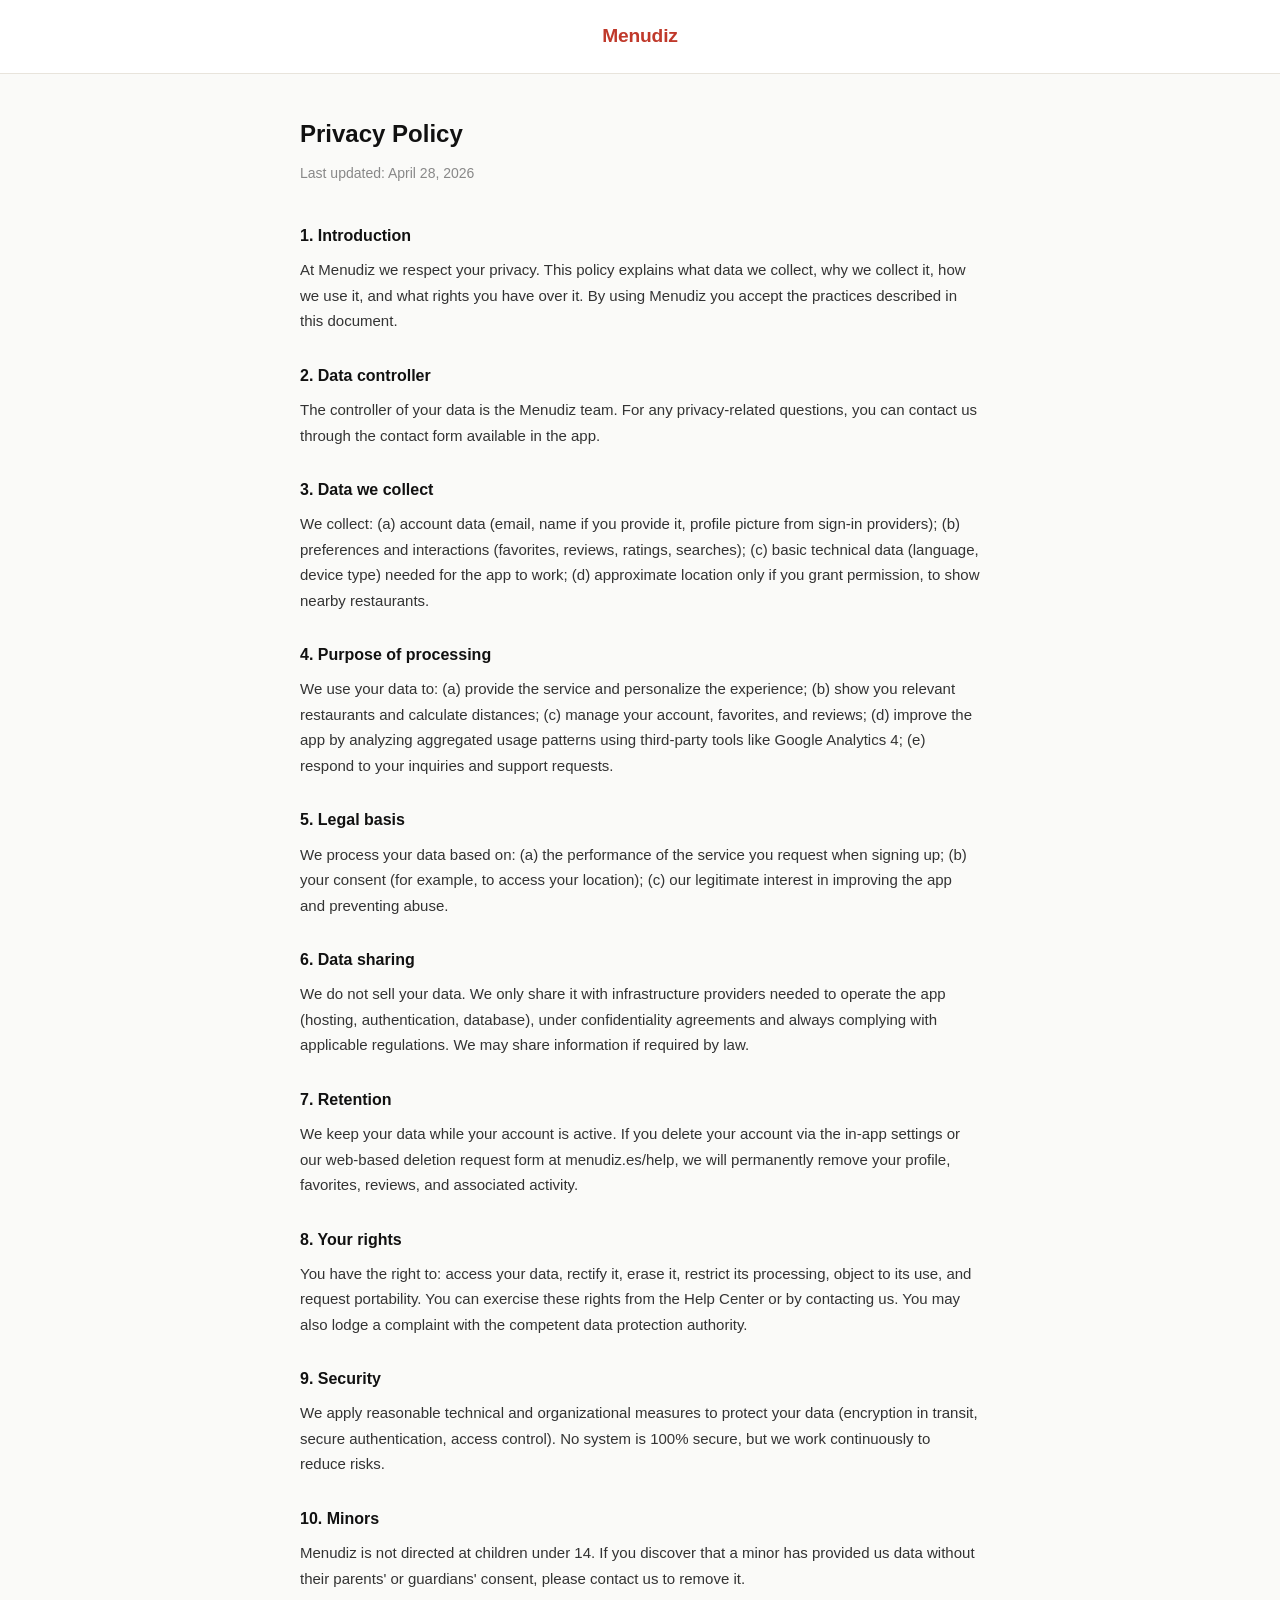
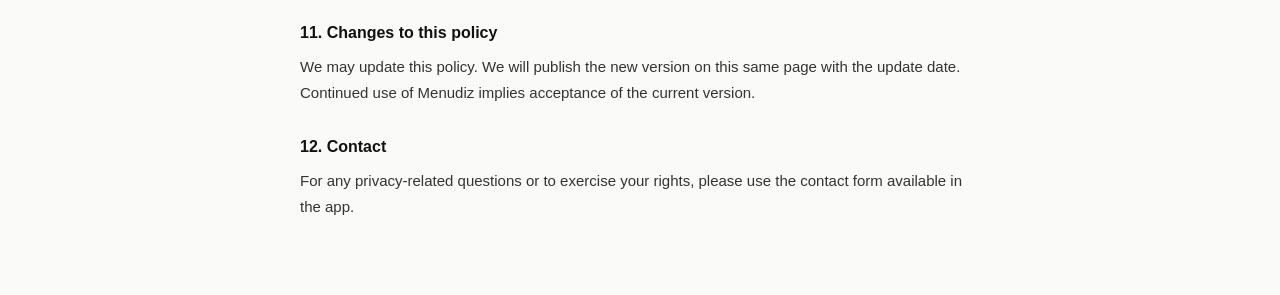
<file: backend/src/main/resources/static/privacy.html>
<!DOCTYPE html>
<html lang="en">
<head>
    <meta charset="UTF-8">
    <meta content="width=device-width, initial-scale=1.0" name="viewport">
    <title>Privacy Policy — Menudiz</title>
    <style>
        *, *::before, *::after { box-sizing: border-box; margin: 0; padding: 0; }
        body {
          font-family: -apple-system, BlinkMacSystemFont, "Segoe UI", Roboto, Helvetica, Arial, sans-serif;
          background: #fafaf8;
          color: #1a1a1a;
          line-height: 1.7;
          padding: 0 16px 64px;
        }
        header {
          background: #fff;
          border-bottom: 1px solid #e8e4dc;
          padding: 20px 16px;
          text-align: center;
          margin: 0 -16px 40px;
        }
        header h1 {
          font-size: 1.2rem;
          font-weight: 700;
          color: #c0392b;
          letter-spacing: -0.01em;
        }
        .container {
          max-width: 680px;
          margin: 0 auto;
        }
        h2 {
          font-size: 1.5rem;
          font-weight: 700;
          margin-bottom: 8px;
          color: #111;
        }
        .updated {
          font-size: 0.875rem;
          color: #888;
          margin-bottom: 36px;
        }
        h3 {
          font-size: 1rem;
          font-weight: 700;
          margin: 28px 0 8px;
          color: #111;
        }
        p {
          font-size: 0.9375rem;
          color: #333;
          margin-bottom: 12px;
        }
    </style>
</head>
<body>
<header>
    <h1>Menudiz</h1>
</header>

<div class="container">
    <h2>Privacy Policy</h2>
    <p class="updated">Last updated: April 28, 2026</p>

    <h3>1. Introduction</h3>
    <p>At Menudiz we respect your privacy. This policy explains what data we collect, why we collect
        it, how we use it, and what rights you have over it. By using Menudiz you accept the
        practices described in this document.</p>

    <h3>2. Data controller</h3>
    <p>The controller of your data is the Menudiz team. For any privacy-related questions, you can
        contact us through the contact form available in the app.</p>

    <h3>3. Data we collect</h3>
    <p>We collect: (a) account data (email, name if you provide it, profile picture from sign-in
        providers); (b) preferences and interactions (favorites, reviews, ratings, searches); (c)
        basic technical data (language, device type) needed for the app to work; (d) approximate
        location only if you grant permission, to show nearby restaurants.</p>

    <h3>4. Purpose of processing</h3>
    <p>We use your data to: (a) provide the service and personalize the experience; (b) show you
        relevant restaurants and calculate distances; (c) manage your account, favorites, and
        reviews; (d) improve the app by analyzing aggregated usage patterns using third-party tools
        like Google Analytics 4; (e) respond to your inquiries and support requests.</p>

    <h3>5. Legal basis</h3>
    <p>We process your data based on: (a) the performance of the service you request when signing
        up; (b) your consent (for example, to access your location); (c) our legitimate interest in
        improving the app and preventing abuse.</p>

    <h3>6. Data sharing</h3>
    <p>We do not sell your data. We only share it with infrastructure providers needed to operate
        the app (hosting, authentication, database), under confidentiality agreements and always
        complying with applicable regulations. We may share information if required by law.</p>

    <h3>7. Retention</h3>
    <p>We keep your data while your account is active. If you delete your account via the in-app
        settings or our web-based deletion request form at menudiz.es/help, we will permanently
        remove your profile, favorites, reviews, and associated activity.</p>

    <h3>8. Your rights</h3>
    <p>You have the right to: access your data, rectify it, erase it, restrict its processing,
        object to its use, and request portability. You can exercise these rights from the Help
        Center or by contacting us. You may also lodge a complaint with the competent data
        protection authority.</p>

    <h3>9. Security</h3>
    <p>We apply reasonable technical and organizational measures to protect your data (encryption in
        transit, secure authentication, access control). No system is 100% secure, but we work
        continuously to reduce risks.</p>

    <h3>10. Minors</h3>
    <p>Menudiz is not directed at children under 14. If you discover that a minor has provided us
        data without their parents' or guardians' consent, please contact us to remove it.</p>

    <h3>11. Changes to this policy</h3>
    <p>We may update this policy. We will publish the new version on this same page with the update
        date. Continued use of Menudiz implies acceptance of the current version.</p>

    <h3>12. Contact</h3>
    <p>For any privacy-related questions or to exercise your rights, please use the contact form
        available in the app.</p>
</div>
</body>
</html>
</file>
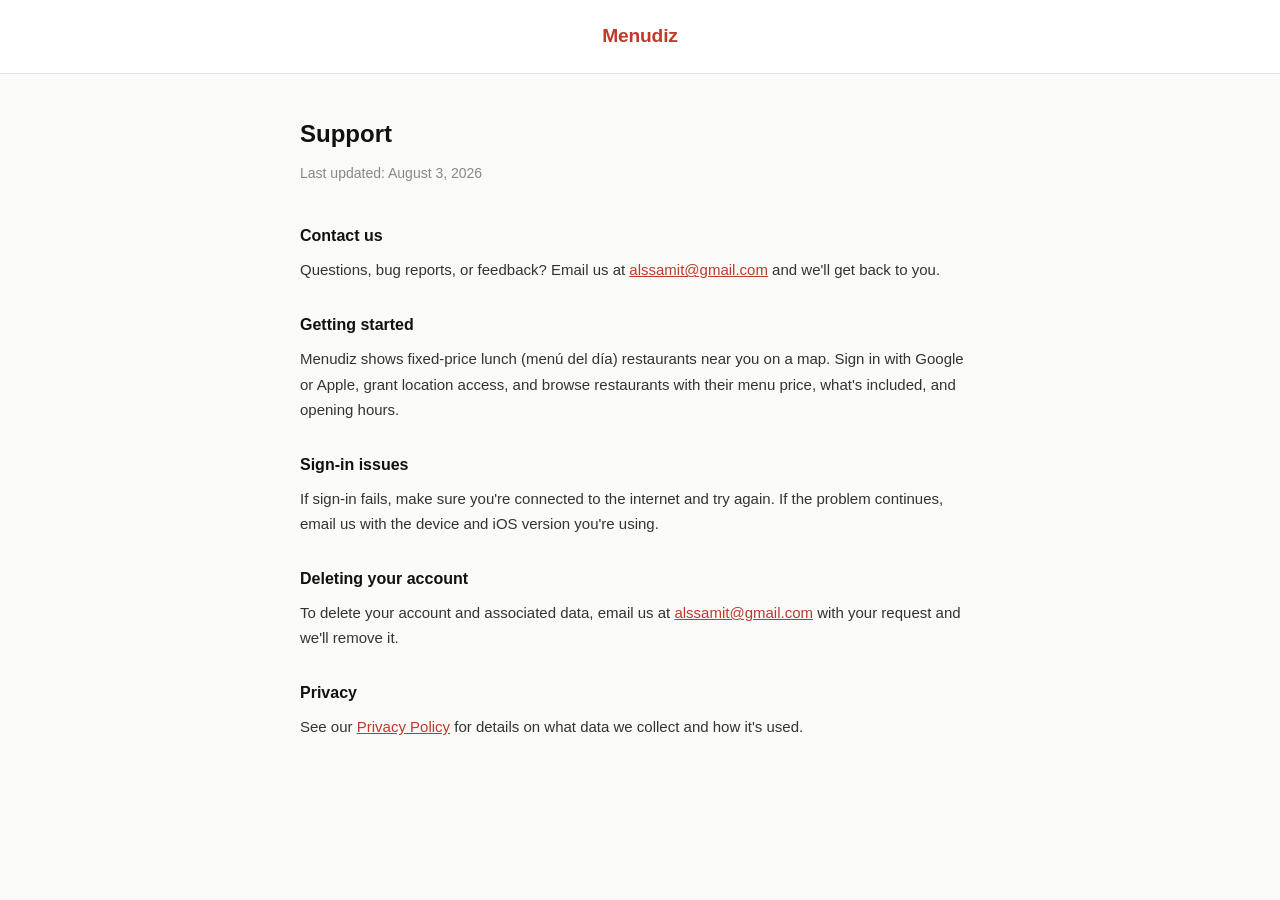
<file: backend/src/main/resources/static/support.html>
<!DOCTYPE html>
<html lang="en">
<head>
    <meta charset="UTF-8">
    <meta content="width=device-width, initial-scale=1.0" name="viewport">
    <title>Support — Menudiz</title>
    <style>
        *, *::before, *::after { box-sizing: border-box; margin: 0; padding: 0; }
        body {
          font-family: -apple-system, BlinkMacSystemFont, "Segoe UI", Roboto, Helvetica, Arial, sans-serif;
          background: #fafaf8;
          color: #1a1a1a;
          line-height: 1.7;
          padding: 0 16px 64px;
        }
        header {
          background: #fff;
          border-bottom: 1px solid #e8e4dc;
          padding: 20px 16px;
          text-align: center;
          margin: 0 -16px 40px;
        }
        header h1 {
          font-size: 1.2rem;
          font-weight: 700;
          color: #c0392b;
          letter-spacing: -0.01em;
        }
        .container {
          max-width: 680px;
          margin: 0 auto;
        }
        h2 {
          font-size: 1.5rem;
          font-weight: 700;
          margin-bottom: 8px;
          color: #111;
        }
        .updated {
          font-size: 0.875rem;
          color: #888;
          margin-bottom: 36px;
        }
        h3 {
          font-size: 1rem;
          font-weight: 700;
          margin: 28px 0 8px;
          color: #111;
        }
        p {
          font-size: 0.9375rem;
          color: #333;
          margin-bottom: 12px;
        }
        a {
          color: #c0392b;
        }
    </style>
</head>
<body>
<header>
    <h1>Menudiz</h1>
</header>

<div class="container">
    <h2>Support</h2>
    <p class="updated">Last updated: August 3, 2026</p>

    <h3>Contact us</h3>
    <p>Questions, bug reports, or feedback? Email us at
        <a href="mailto:alssamit@gmail.com">alssamit@gmail.com</a> and we'll get back to you.</p>

    <h3>Getting started</h3>
    <p>Menudiz shows fixed-price lunch (menú del día) restaurants near you on a map. Sign in with
        Google or Apple, grant location access, and browse restaurants with their menu price, what's
        included, and opening hours.</p>

    <h3>Sign-in issues</h3>
    <p>If sign-in fails, make sure you're connected to the internet and try again. If the problem
        continues, email us with the device and iOS version you're using.</p>

    <h3>Deleting your account</h3>
    <p>To delete your account and associated data, email us at
        <a href="mailto:alssamit@gmail.com">alssamit@gmail.com</a> with your request and we'll
        remove it.</p>

    <h3>Privacy</h3>
    <p>See our <a href="/privacy.html">Privacy Policy</a> for details on what data we collect and
        how it's used.</p>
</div>
</body>
</html>
</file>
